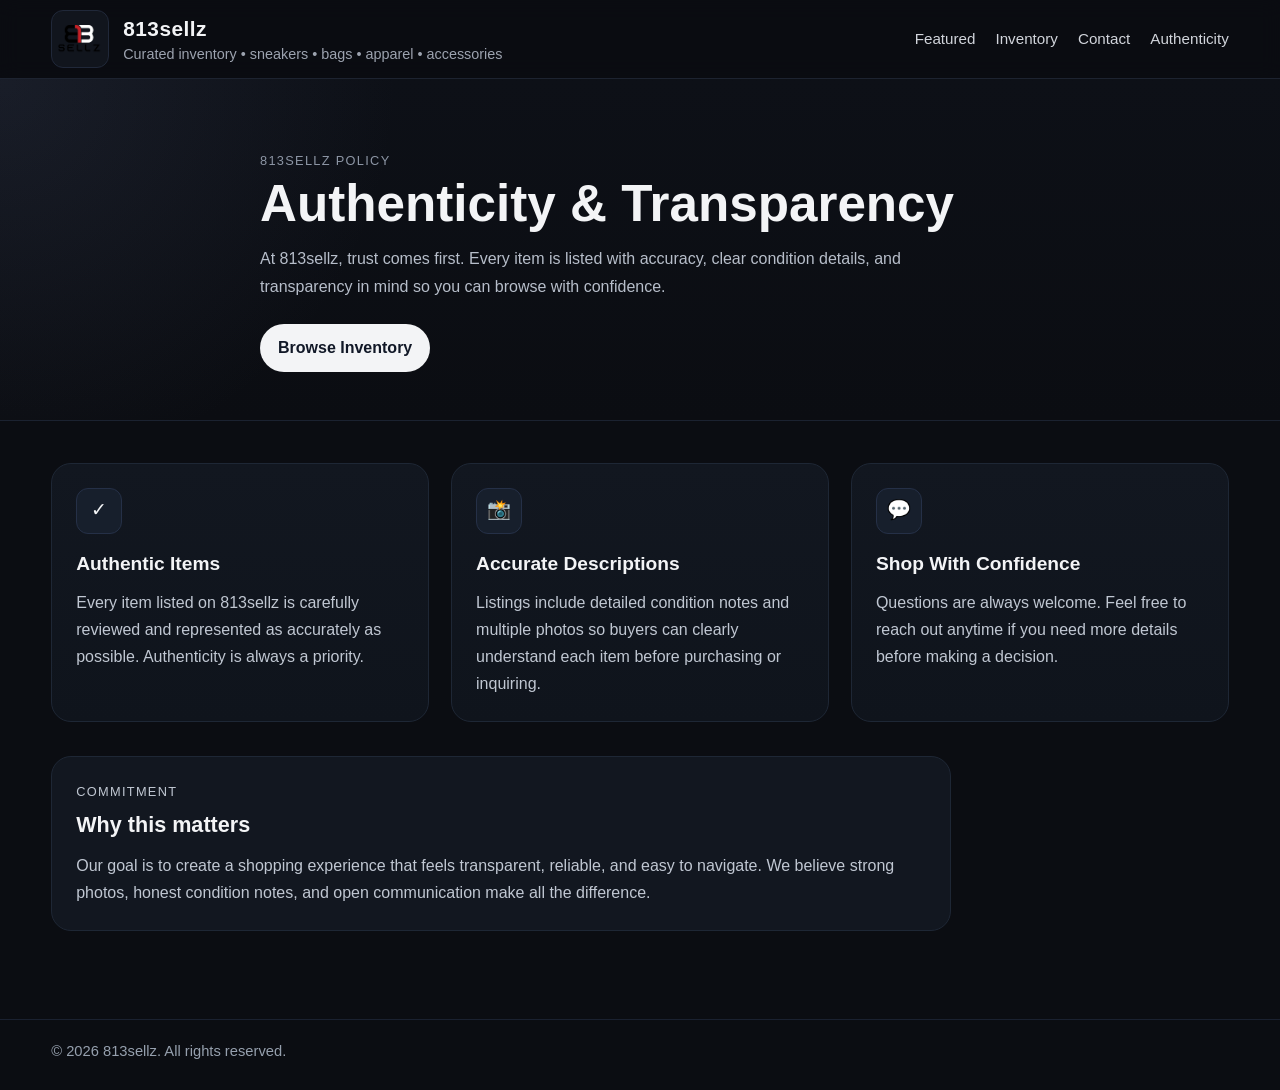
<file: authenticity.html>
<!DOCTYPE html>
<html lang="en">
<head>
  <meta charset="UTF-8" />
  <meta name="viewport" content="width=device-width, initial-scale=1.0" />
  <title>Authenticity | 813sellz</title>
  <link rel="stylesheet" href="style.css" />
</head>
<body>
  <header class="site-header">
    <div class="container header-inner">
      <div class="brand">
        <img src="images/logo.png" alt="813sellz Logo" class="logo" />
        <div>
          <h1>813sellz</h1>
          <p class="tagline">Curated inventory • sneakers • bags • apparel • accessories</p>
        </div>
      </div>

      <nav class="nav">
        <a href="index.html#featured">Featured</a>
        <a href="index.html#inventory">Inventory</a>
        <a href="index.html#contact">Contact</a>
        <a href="authenticity.html">Authenticity</a>
       
      </nav>
    </div>
  </header>

  <section class="policy-hero">
    <div class="container policy-hero-content">
      <p class="section-label">813sellz Policy</p>
      <h2 class="policy-title">Authenticity & Transparency</h2>
      <p class="policy-subtext">
        At 813sellz, trust comes first. Every item is listed with accuracy,
        clear condition details, and transparency in mind so you can browse with confidence.
      </p>

      <div class="policy-actions">
        <a href="index.html#inventory" class="hero-btn">Browse Inventory</a>
      </div>
    </div>
  </section>

  <main class="container policy-main">
    <section class="policy-grid">
      <article class="policy-card">
        <div class="policy-icon">✓</div>
        <h3>Authentic Items</h3>
        <p>
          Every item listed on 813sellz is carefully reviewed and represented as accurately
          as possible. Authenticity is always a priority.
        </p>
      </article>

      <article class="policy-card">
        <div class="policy-icon">📸</div>
        <h3>Accurate Descriptions</h3>
        <p>
          Listings include detailed condition notes and multiple photos so buyers can
          clearly understand each item before purchasing or inquiring.
        </p>
      </article>

      <article class="policy-card">
        <div class="policy-icon">💬</div>
        <h3>Shop With Confidence</h3>
        <p>
          Questions are always welcome. Feel free to reach out anytime if you need
          more details before making a decision.
        </p>
      </article>
    </section>

    <section class="policy-note">
      <p class="section-label">Commitment</p>
      <h3>Why this matters</h3>
      <p>
        Our goal is to create a shopping experience that feels transparent, reliable,
        and easy to navigate. We believe strong photos, honest condition notes, and
        open communication make all the difference.
      </p>
    </section>
  </main>

  <footer class="site-footer">
    <div class="container footer-inner">
      <p>© 2026 813sellz. All rights reserved.</p>
    </div>
  </footer>
</body>
</html>
</file>
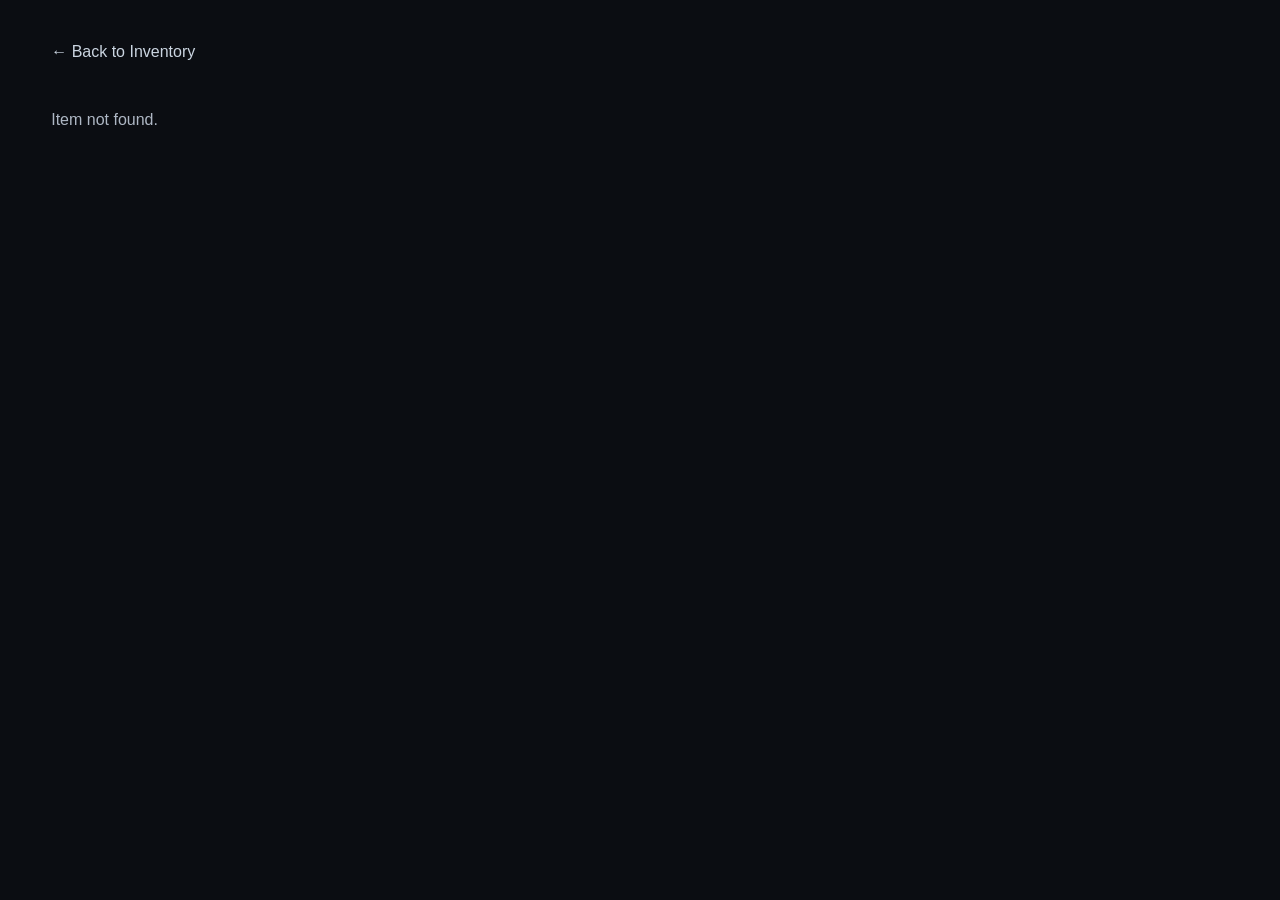
<file: item.html>
<!DOCTYPE html>
<html lang="en">
<head>
  <meta charset="UTF-8" />
  <meta name="viewport" content="width=device-width, initial-scale=1.0" />
  <title>813sellz Item</title>
  <link rel="stylesheet" href="style.css" />
</head>
<body>
  <main class="container item-page">
    <a href="index.html" class="back-link">← Back to Inventory</a>
    <section id="itemDetail"></section>
  </main>

  <script src="data.js"></script>
  <script src="item.js"></script>
</body>
</html>
</file>
<file: style.css>
* {
    box-sizing: border-box;
    margin: 0;
    padding: 0;
  }
  
  html {
    scroll-behavior: smooth;
  }
  
  body {
    font-family: Arial, Helvetica, sans-serif;
    background: #0b0d12;
    color: #f3f4f6;
    line-height: 1.5;
  }
  
  a {
    text-decoration: none;
    color: inherit;
  }
  
  .container {
    width: min(1180px, 92%);
    margin: 0 auto;
  }
  
  .site-header {
    position: sticky;
    top: 0;
    z-index: 100;
    background: rgba(11, 13, 18, 0.92);
    backdrop-filter: blur(10px);
    border-bottom: 1px solid #1d2330;
  }
  
  .header-inner {
    min-height: 78px;
    display: flex;
    align-items: center;
    justify-content: space-between;
    gap: 20px;
  }
  
  .brand {
    display: flex;
    align-items: center;
    gap: 14px;
  }
  
  .logo {
    width: 58px;
    height: 58px;
    object-fit: contain;
    border-radius: 12px;
    background: #11151d;
    padding: 6px;
    border: 1px solid #202839;
  }
  
  .brand h1 {
    font-size: 1.3rem;
    letter-spacing: 0.5px;
  }
  
  .tagline {
    color: #9ca3af;
    font-size: 0.9rem;
  }
  
  .nav {
    display: flex;
    gap: 20px;
    color: #d1d5db;
    font-size: 0.95rem;
  }
  
  .nav a:hover {
    color: white;
  }
  
  .hero {
    padding: 72px 0 52px;
    border-bottom: 1px solid #1b2230;
    background:
      radial-gradient(circle at top left, rgba(80, 90, 120, 0.18), transparent 30%),
      linear-gradient(to bottom, #0d1017, #0b0d12);
  }
  
  .hero-content {
    max-width: 760px;
  }
  
  .eyebrow {
    color: #9ca3af;
    text-transform: uppercase;
    letter-spacing: 1.5px;
    font-size: 0.82rem;
    margin-bottom: 10px;
  }
  
  .hero h2 {
    font-size: clamp(2rem, 4vw, 3.4rem);
    line-height: 1.1;
    margin-bottom: 14px;
  }
  
  .hero-text {
    color: #b7beca;
    max-width: 650px;
    margin-bottom: 24px;
  }
  
  .hero-btn {
    display: inline-block;
    padding: 12px 18px;
    background: #f3f4f6;
    color: #111827;
    border-radius: 999px;
    font-weight: 700;
    transition: 0.2s ease;
  }
  
  .hero-btn:hover {
    opacity: 0.92;
    transform: translateY(-1px);
  }
  
  .inventory-section {
    padding: 42px 0 28px;
  }
  
  .section-top {
    margin-bottom: 20px;
  }
  
  .section-top-flex {
    display: flex;
    align-items: center;
    justify-content: space-between;
    gap: 16px;
  }
  
  .section-label {
    text-transform: uppercase;
    letter-spacing: 1.3px;
    color: #8d96a5;
    font-size: 0.8rem;
    margin-bottom: 6px;
  }
  
  .section-top h3,
  .info-section h3 {
    font-size: 1.8rem;
  }
  
  .inventory-stats {
    color: #b9c1cc;
    font-size: 0.95rem;
  }
  
  .toolbar {
    margin-bottom: 24px;
  }
  
  #searchInput {
    width: 100%;
    padding: 14px 16px;
    border-radius: 14px;
    border: 1px solid #262f40;
    background: #121720;
    color: white;
    font-size: 1rem;
    outline: none;
    margin-bottom: 16px;
  }
  
  #searchInput:focus,
  #sortSelect:focus {
    border-color: #4b5563;
  }
  
  .toolbar-bottom {
    display: flex;
    justify-content: space-between;
    align-items: flex-start;
    gap: 16px;
    flex-wrap: wrap;
  }
  
  .filter-row {
    display: flex;
    flex-direction: column;
    gap: 12px;
    flex: 1;
  }
  
  .filters {
    display: flex;
    flex-wrap: wrap;
    gap: 10px;
  }
  
  .filter-btn {
    padding: 10px 14px;
    border-radius: 999px;
    border: 1px solid #293244;
    background: #111720;
    color: #e5e7eb;
    cursor: pointer;
    transition: 0.15s ease;
  }
  
  .filter-btn:hover {
    border-color: #3d4860;
  }
  
  .filter-btn.active {
    background: #f3f4f6;
    color: #111827;
    border-color: #f3f4f6;
    font-weight: 700;
  }
  
  .sort-wrap {
    display: flex;
    flex-direction: column;
    gap: 8px;
    min-width: 210px;
  }
  
  .sort-wrap label {
    color: #a7b0bd;
    font-size: 0.9rem;
  }
  
  #sortSelect {
    padding: 12px 14px;
    border-radius: 12px;
    border: 1px solid #262f40;
    background: #121720;
    color: white;
    outline: none;
  }
  
  .items-grid {
    display: grid;
    grid-template-columns: repeat(auto-fit, minmax(260px, 1fr));
    gap: 22px;
  }
  
  .card-link {
    text-decoration: none;
    color: inherit;
  }
  
  .card {
    background: linear-gradient(180deg, #121720 0%, #0f141c 100%);
    border: 1px solid #1e2735;
    border-radius: 20px;
    overflow: hidden;
    transition: transform 0.18s ease, border-color 0.18s ease, box-shadow 0.18s ease;
  }
  
  .card:hover {
    transform: translateY(-4px);
    border-color: #364154;
    box-shadow: 0 12px 24px rgba(0, 0, 0, 0.18);
  }
  
  .card-image-wrap {
    position: relative;
    width: 100%;
    aspect-ratio: 1 / 1;
    background: #0c1016;
    overflow: hidden;
  }
  
  .card-image {
    width: 100%;
    height: 100%;
    object-fit: cover;
    display: block;
  }
  
  .badge {
    position: absolute;
    top: 12px;
    left: 12px;
    padding: 7px 12px;
    border-radius: 999px;
    font-size: 0.78rem;
    font-weight: 700;
    color: white;
    letter-spacing: 0.2px;
    z-index: 3;
  }
  
  .badge.available {
    background: #15803d;
  }
  
  .badge.sold {
    background: #b91c1c;
  }
  
  .badge.reserved {
    background: #b7791f;
  }
  
  .badge.collection {
    background: #4338ca;
  }
  
  .featured-badge {
    position: absolute;
    top: 12px;
    right: 12px;
    z-index: 3;
    padding: 7px 12px;
    border-radius: 999px;
    background: rgba(255,255,255,0.92);
    color: #111827;
    font-size: 0.78rem;
    font-weight: 700;
  }
  
  .sold-overlay {
    position: absolute;
    inset: 0;
    background: rgba(10, 10, 10, 0.45);
    display: flex;
    align-items: center;
    justify-content: center;
    font-size: 2rem;
    font-weight: 800;
    letter-spacing: 3px;
    color: rgba(255,255,255,0.9);
    z-index: 2;
  }
  
  .card-content {
    padding: 16px;
  }
  
  .card-category {
    font-size: 0.82rem;
    color: #9aa3b2;
    text-transform: uppercase;
    letter-spacing: 1px;
    margin-bottom: 8px;
  }
  
  .card-title {
    font-size: 1.05rem;
    margin-bottom: 10px;
  }
  
  .card-meta {
    color: #c0c7d2;
    font-size: 0.94rem;
    margin-bottom: 5px;
  }
  
  .card-price {
    margin-top: 12px;
    font-size: 1.05rem;
    font-weight: 700;
  }
  
  .empty-state {
    color: #aeb7c4;
    padding: 20px 0 40px;
  }
  
  .info-section {
    padding: 34px 0;
    border-top: 1px solid #1a2130;
  }
  
  .info-section p {
    color: #c0c7d2;
    max-width: 760px;
    margin-top: 10px;
  }
  
  .contact-box {
    margin-top: 16px;
    background: #121720;
    border: 1px solid #202a3a;
    padding: 16px;
    border-radius: 16px;
  }
  
  .site-footer {
    border-top: 1px solid #1a2130;
    margin-top: 28px;
  }
  
  .footer-inner {
    padding: 20px 0 28px;
    color: #96a0ae;
    font-size: 0.92rem;
  }
  
  .item-page {
    padding: 40px 0 60px;
  }
  
  .back-link {
    display: inline-block;
    margin-bottom: 24px;
    color: #cbd5e1;
  }
  
  .item-layout {
    display: grid;
    grid-template-columns: 1.1fr 1fr;
    gap: 28px;
    align-items: start;
  }
  
  .item-image-box {
    background: #121720;
    border: 1px solid #1f2937;
    border-radius: 20px;
    overflow: hidden;
    padding: 14px;
  }
  
  .item-main-image {
    width: 100%;
    display: block;
    object-fit: cover;
    border-radius: 16px;
    background: #0c1016;
  }
  
  .thumbnail-row {
    display: flex;
    gap: 10px;
    margin-top: 14px;
    flex-wrap: wrap;
  }
  
  .thumb-btn {
    width: 78px;
    height: 78px;
    border: 1px solid #293244;
    border-radius: 12px;
    overflow: hidden;
    background: #0f141c;
    cursor: pointer;
    padding: 0;
  }
  
  .thumb-btn.active-thumb {
    border-color: #f3f4f6;
    box-shadow: 0 0 0 2px rgba(255,255,255,0.15);
  }
  
  .thumb-image {
    width: 100%;
    height: 100%;
    object-fit: cover;
    display: block;
  }
  
  .item-info-box {
    background: #121720;
    border: 1px solid #1f2937;
    border-radius: 20px;
    padding: 24px;
  }
  
  .static-badge {
    position: static;
    display: inline-block;
    margin-bottom: 14px;
  }
  
  .item-title {
    font-size: 2rem;
    margin-bottom: 14px;
  }
  
  .item-brand {
    color: #d1d5db;
    margin-bottom: 8px;
  }
  
  .item-price {
    font-size: 1.5rem;
    font-weight: 700;
    margin: 18px 0 14px;
  }
  
  .item-description {
    color: #b6bfcc;
    margin-bottom: 22px;
    line-height: 1.7;
  }
  
  .item-actions {
    margin-top: 18px;
  }
  
  @media (max-width: 900px) {
    .item-layout {
      grid-template-columns: 1fr;
    }
  
    .section-top-flex,
    .toolbar-bottom {
      flex-direction: column;
      align-items: flex-start;
    }
  
    .sort-wrap {
      width: 100%;
    }
  
    #sortSelect {
      width: 100%;
    }
  }
  
  @media (max-width: 760px) {
    .header-inner {
      flex-direction: column;
      align-items: flex-start;
      padding: 14px 0;
    }
  
    .nav {
      flex-wrap: wrap;
      gap: 14px;
    }
  
    .hero {
      padding: 54px 0 40px;
    }
  
    .hero h2 {
      font-size: 2rem;
    }
  }
  
      .filter-group {
        display: flex;
        flex-direction: column;
        gap: 8px;
      }
      
      .filter-group-label {
        font-size: 0.78rem;
        text-transform: uppercase;
        letter-spacing: 1.2px;
        color: #b6bfcc;
        font-weight: 700;
        margin-bottom: 2px;
      }
      
      .policy-hero {
        padding: 72px 0 48px;
        border-bottom: 1px solid #1b2230;
        background:
          radial-gradient(circle at top left, rgba(80, 90, 120, 0.18), transparent 30%),
          linear-gradient(to bottom, #0d1017, #0b0d12);
      }
      
      .policy-hero-content {
        max-width: 760px;
      }
      
      .policy-title {
        font-size: clamp(2.2rem, 4vw, 3.4rem);
        line-height: 1.08;
        margin-bottom: 14px;
      }
      
      .policy-subtext {
        color: #b7beca;
        max-width: 700px;
        line-height: 1.7;
        margin-bottom: 24px;
      }
      
      .policy-actions {
        margin-top: 8px;
      }
      
      .policy-main {
        padding: 42px 0 60px;
      }
      
      .policy-grid {
        display: grid;
        grid-template-columns: repeat(3, minmax(0, 1fr));
        gap: 22px;
        margin-bottom: 34px;
      }
      
      .policy-card {
        background: linear-gradient(180deg, #121720 0%, #0f141c 100%);
        border: 1px solid #1e2735;
        border-radius: 20px;
        padding: 24px;
        min-height: 220px;
      }
      
      .policy-icon {
        width: 46px;
        height: 46px;
        border-radius: 12px;
        display: flex;
        align-items: center;
        justify-content: center;
        background: #171f2c;
        border: 1px solid #253047;
        font-size: 1.2rem;
        margin-bottom: 16px;
      }
      
      .policy-card h3 {
        font-size: 1.2rem;
        margin-bottom: 10px;
      }
      
      .policy-card p {
        color: #c0c7d2;
        line-height: 1.7;
      }
      
      .policy-note {
        background: #121720;
        border: 1px solid #1e2735;
        border-radius: 20px;
        padding: 24px;
        max-width: 900px;
      }
      
      .policy-note h3 {
        font-size: 1.35rem;
        margin-bottom: 10px;
      }
      
      .policy-note p {
        color: #c0c7d2;
        line-height: 1.7;
      }
      
      @media (max-width: 900px) {
        .policy-grid {
          grid-template-columns: 1fr;
        }
      
        .policy-card {
          min-height: auto;
        }
      }
</file>
